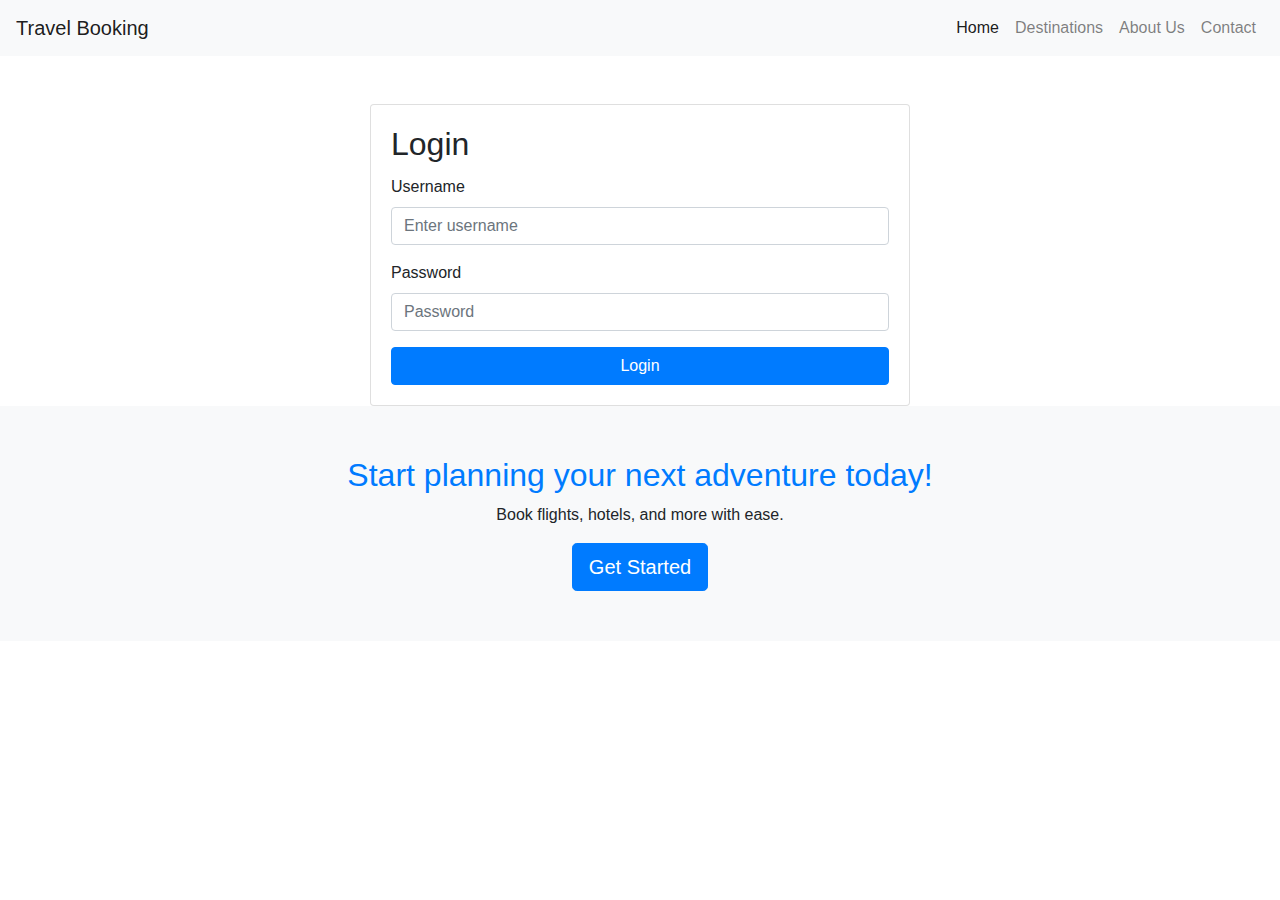
<file: sign in/index.html>
<!DOCTYPE html>
<html lang="en">
<head>
  <meta charset="UTF-8">
  <meta name="viewport" content="width=device-width, initial-scale=1.0">
  <title>Travel Booking Website</title>
  <link rel="stylesheet" href="https://stackpath.bootstrapcdn.com/bootstrap/4.5.2/css/bootstrap.min.css">
  <style>
    .signature-section {
      background-color: #f8f9fa;
      padding: 50px 0;
      text-align: center;
    }
    .signature-section h2 {
      color: #007bff;
    }
    .signature-section p {
      margin-bottom: 0;
    }
  </style>
</head>
<body>

<nav class="navbar navbar-expand-lg navbar-light bg-light">
  <a class="navbar-brand" href="#">Travel Booking</a>
  <button class="navbar-toggler" type="button" data-toggle="collapse" data-target="#navbarSupportedContent" aria-controls="navbarSupportedContent" aria-expanded="false" aria-label="Toggle navigation">
    <span class="navbar-toggler-icon"></span>
  </button>

  <div class="collapse navbar-collapse" id="navbarSupportedContent">
    <ul class="navbar-nav ml-auto">
      <li class="nav-item active">
        <a class="nav-link" href="#">Home <span class="sr-only">(current)</span></a>
      </li>
      <li class="nav-item">
        <a class="nav-link" href="#">Destinations</a>
      </li>
      <li class="nav-item">
        <a class="nav-link" href="#">About Us</a>
      </li>
      <li class="nav-item">
        <a class="nav-link" href="#">Contact</a>
      </li>
    </ul>
  </div>
</nav>

<div class="container">
  <div class="row">
    <div class="col-lg-6 mx-auto mt-5">
      <div class="card">
        <div class="card-body">
          <h2 class="card-title">Login</h2>
          <form>
            <div class="form-group">
              <label for="username">Username</label>
              <input type="text" class="form-control" id="username" placeholder="Enter username">
            </div>
            <div class="form-group">
              <label for="password">Password</label>
              <input type="password" class="form-control" id="password" placeholder="Password">
            </div>
            <button type="submit" class="btn btn-primary btn-block">Login</button>
          </form>
        </div>
      </div>
    </div>
  </div>
</div>

<div class="container-fluid">
  <div class="row">
    <div class="col-lg-12 signature-section">
      <h2>Start planning your next adventure today!</h2>
      <p>Book flights, hotels, and more with ease.</p>
      <a href="#" class="btn btn-primary btn-lg mt-3">Get Started</a>
    </div>
  </div>
</div>

<script src="https://code.jquery.com/jquery-3.5.1.slim.min.js"></script>
<script src="https://cdn.jsdelivr.net/npm/@popperjs/core@2.5.4/dist/umd/popper.min.js"></script>
<script src="https://stackpath.bootstrapcdn.com/bootstrap/4.5.2/js/bootstrap.min.js"></script>
</body>
</html>
</file>
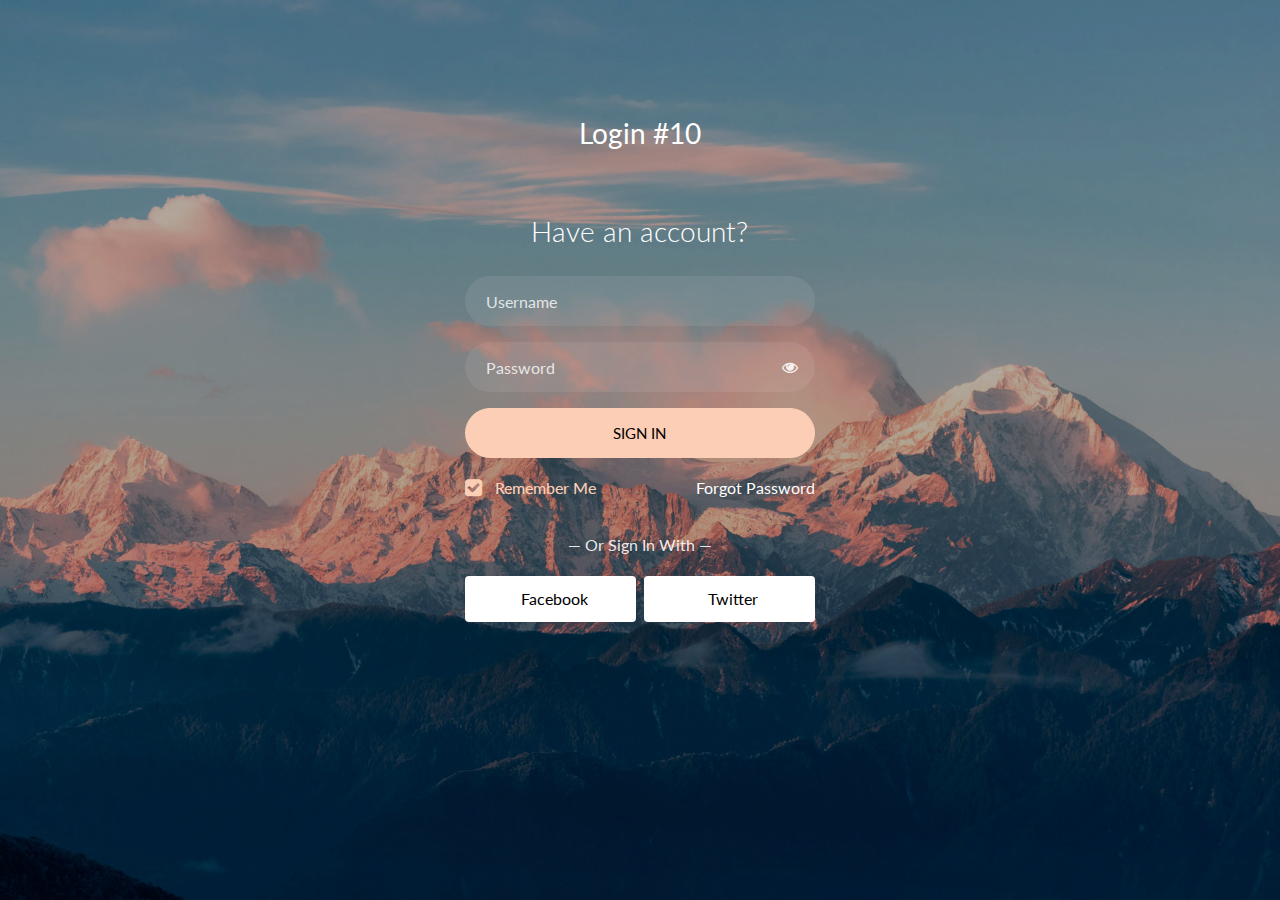
<file: sign in/login-form-20/index.html>
<!doctype html>
<html lang="en">
  <head>
  	<title>Login 10</title>
    <meta charset="utf-8">
    <meta name="viewport" content="width=device-width, initial-scale=1, shrink-to-fit=no">

	<link href="https://fonts.googleapis.com/css?family=Lato:300,400,700&display=swap" rel="stylesheet">

	<link rel="stylesheet" href="https://stackpath.bootstrapcdn.com/font-awesome/4.7.0/css/font-awesome.min.css">
	
	<link rel="stylesheet" href="css/style.css">

	</head>
	<body class="img js-fullheight" style="background-image: url(images/bg.jpg);">
	<section class="ftco-section">
		<div class="container">
			<div class="row justify-content-center">
				<div class="col-md-6 text-center mb-5">
					<h2 class="heading-section">Login #10</h2>
				</div>
			</div>
			<div class="row justify-content-center">
				<div class="col-md-6 col-lg-4">
					<div class="login-wrap p-0">
		      	<h3 class="mb-4 text-center">Have an account?</h3>
		      	<form action="#" class="signin-form">
		      		<div class="form-group">
		      			<input type="text" class="form-control" placeholder="Username" required>
		      		</div>
	            <div class="form-group">
	              <input id="password-field" type="password" class="form-control" placeholder="Password" required>
	              <span toggle="#password-field" class="fa fa-fw fa-eye field-icon toggle-password"></span>
	            </div>
	            <div class="form-group">
	            	<button type="submit" class="form-control btn btn-primary submit px-3">Sign In</button>
	            </div>
	            <div class="form-group d-md-flex">
	            	<div class="w-50">
		            	<label class="checkbox-wrap checkbox-primary">Remember Me
									  <input type="checkbox" checked>
									  <span class="checkmark"></span>
									</label>
								</div>
								<div class="w-50 text-md-right">
									<a href="#" style="color: #fff">Forgot Password</a>
								</div>
	            </div>
	          </form>
	          <p class="w-100 text-center">&mdash; Or Sign In With &mdash;</p>
	          <div class="social d-flex text-center">
	          	<a href="#" class="px-2 py-2 mr-md-1 rounded"><span class="ion-logo-facebook mr-2"></span> Facebook</a>
	          	<a href="#" class="px-2 py-2 ml-md-1 rounded"><span class="ion-logo-twitter mr-2"></span> Twitter</a>
	          </div>
		      </div>
				</div>
			</div>
		</div>
	</section>

	<script src="js/jquery.min.js"></script>
  <script src="js/popper.js"></script>
  <script src="js/bootstrap.min.js"></script>
  <script src="js/main.js"></script>

	</body>
</html>
</file>
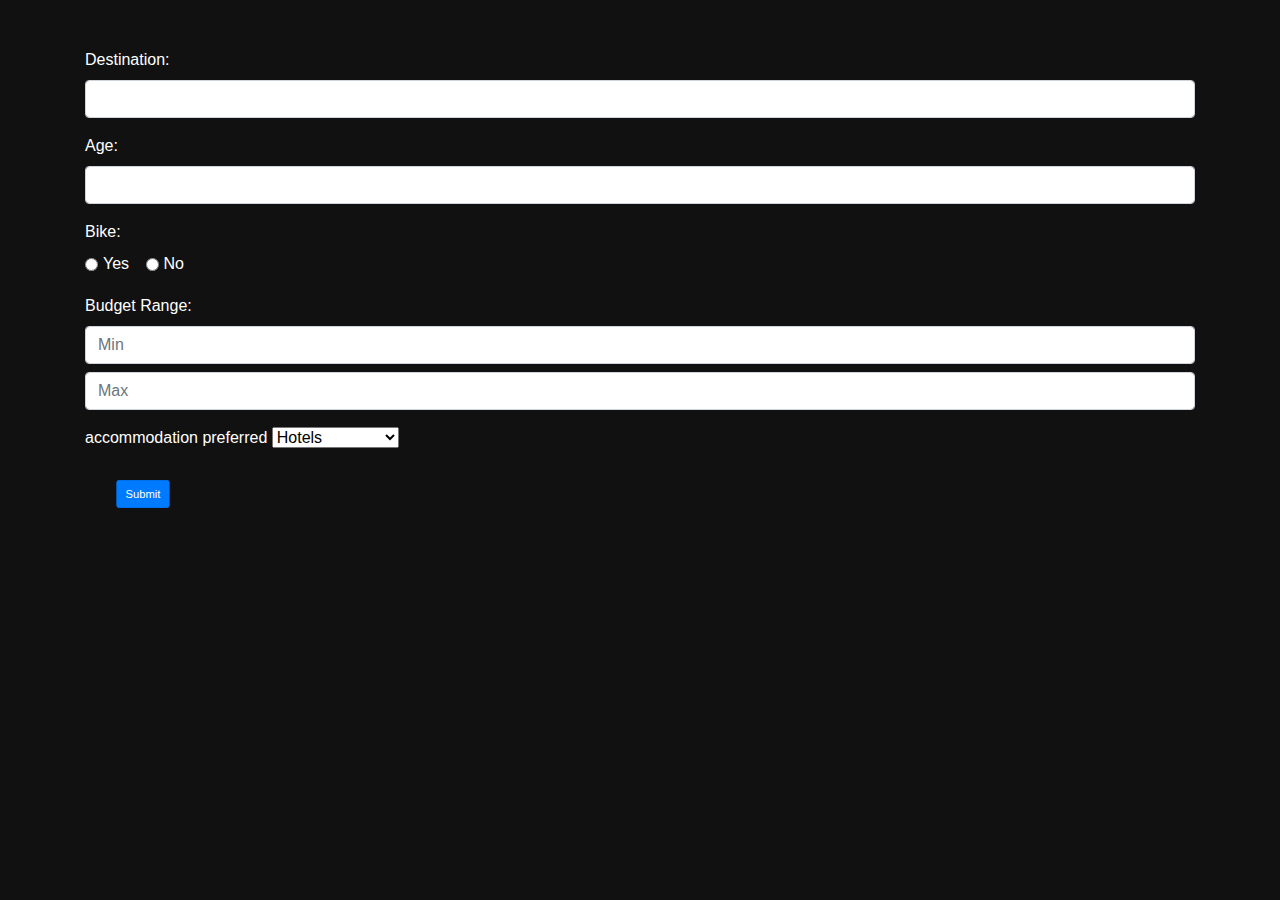
<file: companion/companion.html>
<!DOCTYPE html>
<html lang="en">
<head>
  <meta charset="UTF-8">
  <meta name="viewport" content="width=device-width, initial-scale=1.0">
  <title>Form with Bootstrap</title>
  <link rel="stylesheet" href="https://stackpath.bootstrapcdn.com/bootstrap/4.5.2/css/bootstrap.min.css">
  <link rel="stylesheet" href="companion.css">
</head>
<body>

  

<div class="container mt-5">

   <form id="myForm" class="Form" action="#" method="POST">
     <div class="form-group">
      <label for="destination">Destination:</label>
      <input type="text" class="form-control" id="destination" name="destination">
    </div> 

    <div class="form-group">
      <label for="age">Age:</label>
      <input type="text" class="form-control" id="age" name="age">
    </div>

    <div class="form-group">
      <label>Bike:</label><br>
      <div class="form-check form-check-inline">
        <input class="form-check-input" type="radio" name="bike" id="bike_yes" value="yes">
        <label class="form-check-label" for="bike_yes">Yes</label>
      </div>
      <div class="form-check form-check-inline">
        <input class="form-check-input" type="radio" name="bike" id="bike_no" value="no">
        <label class="form-check-label" for="bike_no">No</label>
      </div>
    </div>

    <div class="form-group">
      <label for="budget">Budget Range:</label>
      <input type="number" class="form-control" id="budget_min" name="budget_min" placeholder="Min" min="0">
      <input type="number" class="form-control mt-2" id="budget_max" name="budget_max" placeholder="Max" min="0">
    </div>
    <div class="mb-3">
        <label for="exampleFormControlSelect1" class="form-label">accommodation preferred</label>
        <select class="form-select" id="exampleFormControlSelect1">
          <option value="option1">Hotels</option>
          <option value="option2">Hostels</option>
          <option value="option3">Paying Guests</option>
          <option value="option4">Ashram</option>
        </select>
      </div>
    <button type="submit" class="btn btn-primary" id="submitButton">Submit</button>
  </form> 
  <!-- <div class="border border-dark box1 d-flex-row justify content-center">
    <h2 box-h1>Matched Members</h2>

    <div class="box2 ">
        <div class="person-1 border border-dark my-3">
            <img width="30" height="30" src="https://img.icons8.com/3d-fluency/94/user-female--v2.png" alt="user-female--v2"/>
            <span class="name"></span>
            <button class="btn btn-primary">submit</button>
        </div>
        <div class="person-2 border border-dark my-3">
            <img width="30" height="30" src="https://img.icons8.com/3d-fluency/94/user-male--v2.png" alt="user-male--v2"/>
            <span class="name"></span>
            <button class="btn btn-primary">submit</button>
        </div>
    </div>
  </div> -->
</div>
<!-- <a href="/chat/chat.html"></a> -->

<script src="https://code.jquery.com/jquery-3.5.1.slim.min.js"></script>
<script src="https://cdn.jsdelivr.net/npm/@popperjs/core@2.5.4/dist/umd/popper.min.js"></script>
<script src="https://stackpath.bootstrapcdn.com/bootstrap/4.5.2/js/bootstrap.min.js"></script>

<!-- <script>
  document.getElementById('myForm').addEventListener('submit', function(event) {
    event.preventDefault();
    // Handle form submission here
  });
</script> -->

<script src="companion.js"></script>

</body>
</html>
</file>
<file: companion/companion.css>
.nav_bar {
    width: 100vw;
    height: 4vw;
    display: flex;
    justify-content: space-around;
    /* justify-content: space-between; */
    align-items: center;
    background-color: #000;
    box-shadow: inset(0px,0px,0px,0.1);
  
  }
  
  .logo{
       
      display: flex;
      justify-content: center;
      align-items: center;
      filter: invert(1);
  }
  
  .logo img {
    width: 160px;
    height: 50px;
    margin: 0px 0.5vw;
    background-color: white;
    border-radius: 10px;
  }
  
  
  .nav_list {
    display: flex;
    justify-content: space-evenly;
    align-items: center;
  }
  
  .nav_list a {
    padding: 0px 2rem;
    text-decoration: none;
    text-transform: capitalize;
    color: white;
    font-family: sans-serif;
    font-weight: 600;
    opacity: 0.9;
  }
  
  .search_bar {
    width: 28vw;
    background-color: white;
    height: 2.5vw;
    padding-left: 1vw;
    display: flex;
    justify-content: center;
    align-items: center;
    border-radius: 10px;
  }
  
  .search_bar input {
    border: none;
    width: 25vw;
  }
  
  .search_bar i {
    background-color: #ffbe0b;
    height: 100%;
    padding: 0px 1vw;
    display: flex;
    justify-content: center;
    align-items: center;
    border-top-right-radius: 10px;
    border-bottom-right-radius: 10px;
  }
  
  .imgLogo {
    filter: invert(1);
    width: 10px;
    height: 60px;
    margin-left: 30px;
  }
  
  .user_logo {
    background-color: white;
    height: 2.3rem;
    width: 2.3rem;
    border-radius: 50%;
    display: flex;
    justify-content: center;
    align-items: center;
    margin-right: 1rem;
  }
  
 
  
  
  
  
  .chatbox{
       
      position: fixed;
       right: 3%;
       top: 80%;
       width: 4vw;
       height: 4vw;
       background-color: #111;
       display: flex;
       justify-content: center;
       align-items: center;
       border-radius: 50%;
       z-index: 1;
  }
  
  .chatbox i {
    font-size: 1.5vw;
    color: white;
  }


.box1{
    /* border: 2px solid black; */
    width: 70vw;
    height: 60vh;
    margin: 20px;
    align-items: center;
    justify-content: center;

}

body{
    background-color: #111;
    color: #fff;
}

.box2{
    /* border: 2px solid black; */
    width: 50vw;
    height: 46vh;
    margin: auto;
    display: flex;
    flex-direction: column;
  
}

.person-1{
    width: 40%;
    margin: 10px;
    height: 16vh;
    display: flex;
    flex-direction: row;
    justify-content: space-around;
    align-items: center;
    
}

.person-2{
    width: 40%;
    margin: 10px;
    height: 16vh;
    display: flex;
    flex-direction: row;
    justify-content: space-around;
    align-items: center;
}

.btn{
    scale: .7;
    height : 40px;
    margin-left: 20px;
    text-decoration: none;

}

.btn  a {
    text-decoration: none ;
    color: white;
}
</file>
